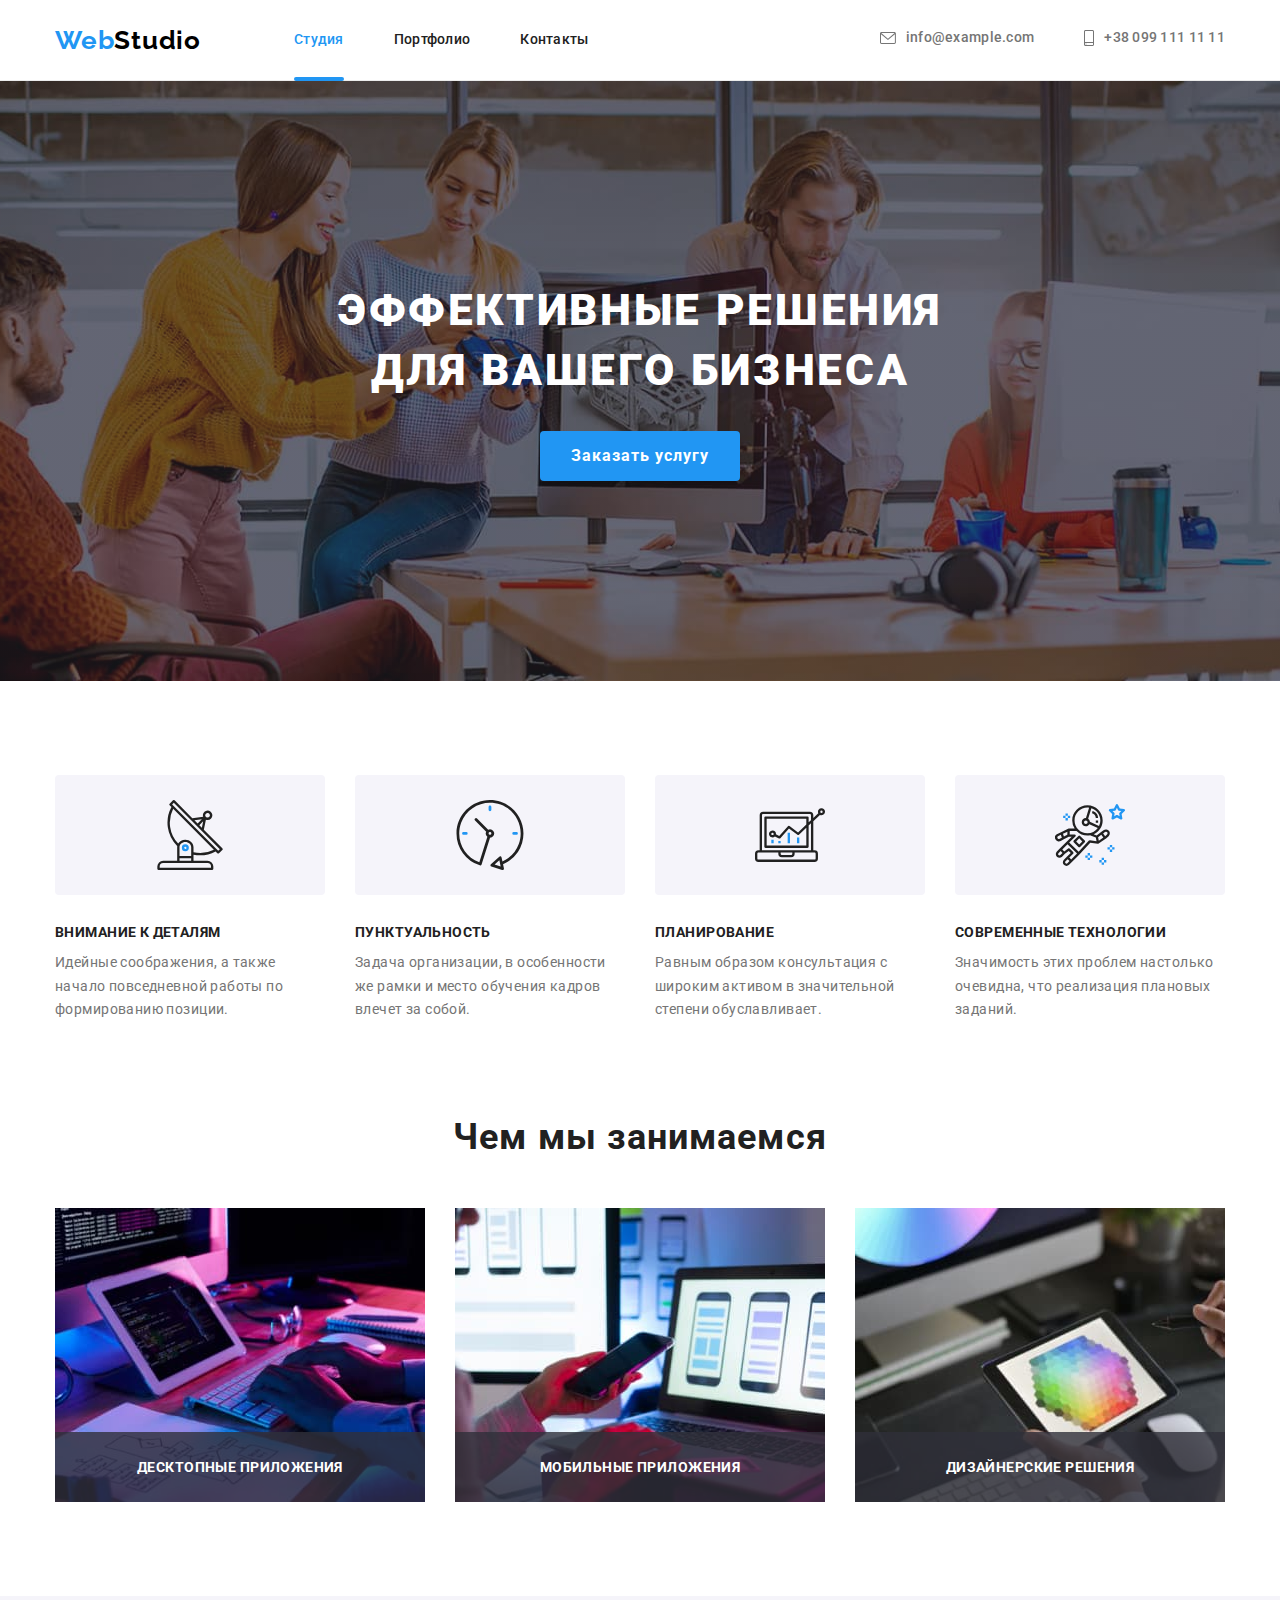
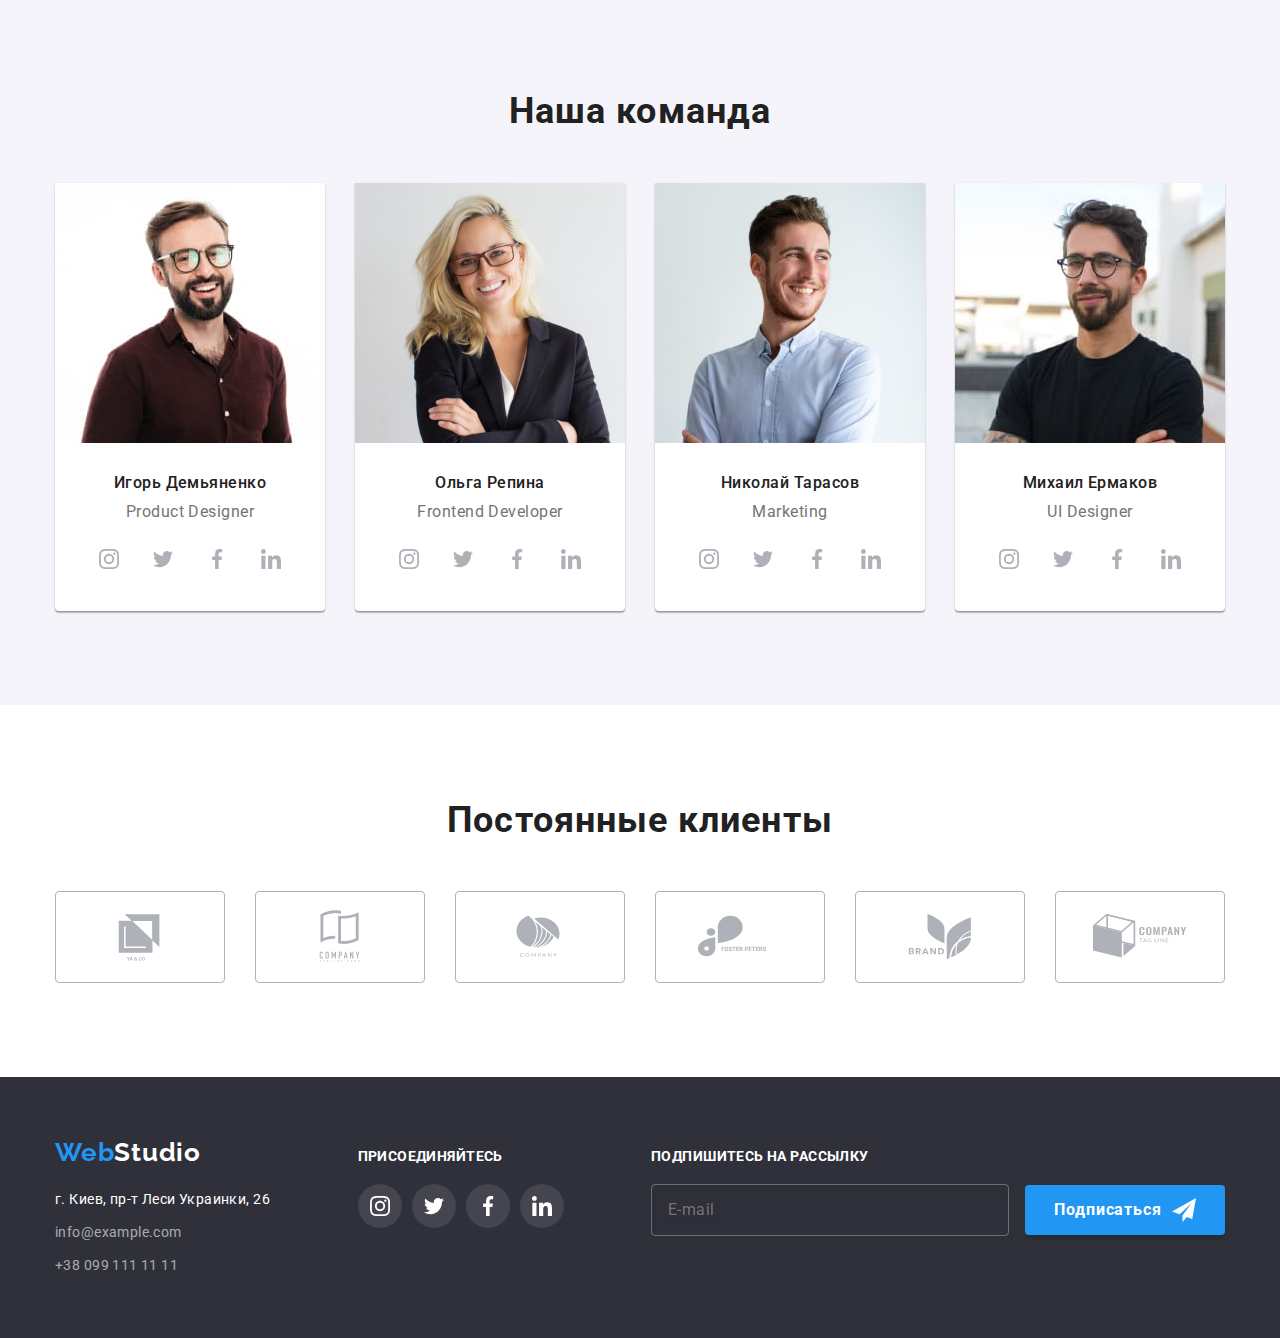
<file: index.html>
<!DOCTYPE html>
<html lang="ru">
  <head>
    <meta charset="UTF-8" />
    <meta http-equiv="X-UA-Compatible" content="IE=edge" />
    <meta name="viewport" content="width=device-width, initial-scale=1.0" />
    <title>Главная</title>
    <link rel="preconnect" href="https://fonts.googleapis.com" />
    <link rel="preconnect" href="https://fonts.gstatic.com" crossorigin />
    <link
      href="https://fonts.googleapis.com/css2?family=Raleway:wght@700&family=Roboto:wght@400;500;700;900&display=swap"
      rel="stylesheet"
    />
    <link
      rel="stylesheet"
      href="https://cdnjs.cloudflare.com/ajax/libs/modern-normalize/1.1.0/modern-normalize.min.css"
    />
    <link rel="stylesheet" href="./css/styles.css" />
  </head>
  <body>
    <header class="header">
      <div class="container">
        <a href="./index.html" target="_self" class="logo">
          Web<span class="logo-header">Studio</span>
        </a>

        <nav>
          <ul class="header-menu">
            <li class="item">
              <a href="./index.html" target="_self" class="menu-item menu-item-current">Студия</a>
            </li>
            <li class="item">
              <a href="./portfolio.html" target="_self" class="menu-item">Портфолио</a>
            </li>
            <li class="item"><a href="" class="menu-item">Контакты</a></li>
          </ul>
        </nav>

        <ul class="header-links">
          <li class="item">
            <a href="mailto:info@example.com" class="header-link">
              <svg class="email-icon">
                <use href="./images/icons.svg#envelope"></use>
              </svg>
              info@example.com
            </a>
          </li>
          <li class="item">
            <a href="tel:+380991111111" class="header-link">
              <svg class="tel-icon">
                <use href="./images/icons.svg#smartphone"></use>
              </svg>
              +38 099 111 11 11
            </a>
          </li>
        </ul>
      </div>
    </header>
    <main>
      <section class="hero">
        <div class="container">
          <h1 class="hero-section-title">Эффективные решения<br />для вашего бизнеса</h1>
          <button data-modal-open type="button" class="order-button button">Заказать услугу</button>
        </div>
      </section>

      <section class="section">
        <div class="container">
          <h2 class="section-title visually-hidden">Наши преимущества</h2>
          <ul class="feature list">
            <li class="item">
              <div class="feature-thumb">
                <svg class="feature-icon"><use href="./images/icons.svg#antena"></use></svg>
              </div>
              <h3 class="feature-title">Внимание к деталям</h3>
              <p class="feature-text">
                Идейные соображения, а также начало повседневной работы по формированию позиции.
              </p>
            </li>

            <li class="item">
              <div class="feature-thumb">
                <svg class="feature-icon"><use href="./images/icons.svg#clock"></use></svg>
              </div>
              <h3 class="feature-title">Пунктуальность</h3>
              <p class="feature-text">
                Задача организации, в особенности же рамки и место обучения кадров влечет за собой.
              </p>
            </li>
            <li class="item">
              <div class="feature-thumb">
                <svg class="feature-icon"><use href="./images/icons.svg#diagram"></use></svg>
              </div>
              <h3 class="feature-title">Планирование</h3>
              <p class="feature-text">
                Равным образом консультация с широким активом в значительной степени обуславливает.
              </p>
            </li>
            <li class="item">
              <div class="feature-thumb">
                <svg class="feature-icon"><use href="./images/icons.svg#astronaut"></use></svg>
              </div>
              <h3 class="feature-title">Современные технологии</h3>
              <p class="feature-text">
                Значимость этих проблем настолько очевидна, что реализация плановых заданий.
              </p>
            </li>
          </ul>
        </div>
      </section>

      <section class="activitys section">
        <div class="container">
          <h2 class="section-title">Чем мы занимаемся</h2>
          <ul class="activity list">
            <li class="item">
              <img src="./images/desktop.jpg" alt="Десктопные приложения" width="370" />
              <p class="activity-label">Десктопные приложения</p>
            </li>
            <li class="item">
              <img src="./images/mobile.jpg" alt="Мобильные приложения" width="370" />
              <p class="activity-label">Мобильные приложения</p>
            </li>
            <li class="item">
              <img src="./images/design.jpg" alt="Дизайнерские решения" width="370" />
              <p class="activity-label">Дизайнерские решения</p>
            </li>
          </ul>
        </div>
      </section>

      <section class="team section">
        <div class="container">
          <h2 class="section-title">Наша команда</h2>
          <ul class="team-members list">
            <li class="item">
              <img src="./images/idemianenko.jpg" alt="Игорь Демьяненко" width="270" />
              <div class="team-member">
                <h3 class="team-member-name">Игорь Демьяненко</h3>
                <p lang="en" class="team-member-position">Product Designer</p>
                <ul class="social-links-list">
                  <li class="item">
                    <a href="https://www.instagram.com" class="social-link">
                      <svg class="social-link-icon">
                        <use href="./images/icons.svg#instagram"></use>
                      </svg>
                    </a>
                  </li>
                  <li class="item">
                    <a href="https://twitter.com" class="social-link"
                      ><svg class="social-link-icon">
                        <use href="./images/icons.svg#twitter"></use>
                      </svg>
                    </a>
                  </li>
                  <li class="item">
                    <a href="https://www.facebook.com/" class="social-link"
                      ><svg class="social-link-icon">
                        <use href="./images/icons.svg#facebook"></use>
                      </svg>
                    </a>
                  </li>
                  <li class="item">
                    <a href="https://www.linkedin.com" class="social-link">
                      <svg class="social-link-icon">
                        <use href="./images/icons.svg#linkedin"></use>
                      </svg>
                    </a>
                  </li>
                </ul>
              </div>
            </li>
            <li class="item">
              <img src="./images/orepina.jpg" alt="Ольга Репина" width="270" />
              <div class="team-member">
                <h3 class="team-member-name">Ольга Репина</h3>
                <p lang="en" class="team-member-position">Frontend Developer</p>
                <ul class="social-links-list">
                  <li class="item">
                    <a href="https://www.instagram.com" class="social-link"
                      ><svg class="social-link-icon">
                        <use href="./images/icons.svg#instagram"></use>
                      </svg>
                    </a>
                  </li>
                  <li class="item">
                    <a href="https://twitter.com" class="social-link"
                      ><svg class="social-link-icon">
                        <use href="./images/icons.svg#twitter"></use>
                      </svg>
                    </a>
                  </li>
                  <li class="item">
                    <a href="https://www.facebook.com/" class="social-link"
                      ><svg class="social-link-icon">
                        <use href="./images/icons.svg#facebook"></use>
                      </svg>
                    </a>
                  </li>
                  <li class="item">
                    <a href="https://www.linkedin.com" class="social-link"
                      ><svg class="social-link-icon">
                        <use href="./images/icons.svg#linkedin"></use>
                      </svg>
                    </a>
                  </li>
                </ul>
              </div>
            </li>
            <li class="item">
              <img src="./images/mtarasov.jpg" alt="Николай Тарасов" width="270" />
              <div class="team-member">
                <h3 class="team-member-name">Николай Тарасов</h3>
                <p lang="en" class="team-member-position">Marketing</p>
                <ul class="social-links-list">
                  <li class="item">
                    <a href="https://www.instagram.com" class="social-link"
                      ><svg class="social-link-icon">
                        <use href="./images/icons.svg#instagram"></use>
                      </svg>
                    </a>
                  </li>
                  <li class="item">
                    <a href="https://twitter.com" class="social-link"
                      ><svg class="social-link-icon">
                        <use href="./images/icons.svg#twitter"></use>
                      </svg>
                    </a>
                  </li>
                  <li class="item">
                    <a href="https://www.facebook.com/" class="social-link"
                      ><svg class="social-link-icon">
                        <use href="./images/icons.svg#facebook"></use>
                      </svg>
                    </a>
                  </li>
                  <li class="item">
                    <a href="https://www.linkedin.com" class="social-link"
                      ><svg class="social-link-icon">
                        <use href="./images/icons.svg#linkedin"></use>
                      </svg>
                    </a>
                  </li>
                </ul>
              </div>
            </li>
            <li class="item">
              <img src="./images/myermakov.jpg" alt="Михаил Ермаков" width="270" />
              <div class="team-member">
                <h3 class="team-member-name">Михаил Ермаков</h3>
                <p lang="en" class="team-member-position">UI Designer</p>
                <ul class="social-links-list">
                  <li class="item">
                    <a href="https://www.instagram.com" class="social-link"
                      ><svg class="social-link-icon">
                        <use href="./images/icons.svg#instagram"></use>
                      </svg>
                    </a>
                  </li>
                  <li class="item">
                    <a href="https://twitter.com" class="social-link"
                      ><svg class="social-link-icon">
                        <use href="./images/icons.svg#twitter"></use>
                      </svg>
                    </a>
                  </li>
                  <li class="item">
                    <a href="https://www.facebook.com/" class="social-link"
                      ><svg class="social-link-icon">
                        <use href="./images/icons.svg#facebook"></use>
                      </svg>
                    </a>
                  </li>
                  <li class="item">
                    <a href="https://www.linkedin.com" class="social-link"
                      ><svg class="social-link-icon">
                        <use href="./images/icons.svg#linkedin"></use>
                      </svg>
                    </a>
                  </li>
                </ul>
              </div>
            </li>
          </ul>
        </div>
      </section>

      <section class="clients section">
        <div class="container">
          <h2 class="section-title">Постоянные клиенты</h2>
          <ul class="list">
            <li class="item">
              <a href="" class="client-link">
                <svg class="client-logo"><use href="./images/icons.svg#client-1"></use></svg>
              </a>
            </li>
            <li class="item">
              <a href="" class="client-link">
                <svg class="client-logo"><use href="./images/icons.svg#client-2"></use></svg>
              </a>
            </li>
            <li class="item">
              <a href="" class="client-link">
                <svg class="client-logo"><use href="./images/icons.svg#client-3"></use></svg>
              </a>
            </li>
            <li class="item">
              <a href="" class="client-link">
                <svg class="client-logo"><use href="./images/icons.svg#client-4"></use></svg>
              </a>
            </li>
            <li class="item">
              <a href="" class="client-link">
                <svg class="client-logo"><use href="./images/icons.svg#client-5"></use></svg>
              </a>
            </li>
            <li class="item">
              <a href="" class="client-link">
                <svg class="client-logo"><use href="./images/icons.svg#client-6"></use></svg>
              </a>
            </li>
          </ul>
        </div>
      </section>
    </main>
    <footer class="footer">
      <div class="container">
        <div class="contact-links">
          <a href="./index.html" target="_self" class="logo">
            Web<span class="logo-footer">Studio</span>
          </a>
          <address>
            <ul class="footer-links">
              <li class="item">
                <a
                  href="https://goo.gl/maps/YMUEQzxHdwpRwmDM9"
                  target="_blank"
                  class="footer-link post-address"
                  >г. Киев, пр-т Леси Украинки, 26
                </a>
              </li>
              <li class="item">
                <a href="mailto:info@example.com" class="footer-link">info@example.com</a>
              </li>
              <li class="item">
                <a href="tel:+380991111111" class="footer-link">+38 099 111 11 11</a>
              </li>
            </ul>
          </address>
        </div>
        <div class="social-links">
          <h3 class="connect">присоединяйтесь</h3>
          <ul class="social-links-list">
            <li class="item">
              <a href="https://www.instagram.com" class="social-link">
                <svg class="social-link-icon">
                  <use href="./images/icons.svg#instagram"></use>
                </svg>
              </a>
            </li>
            <li class="item">
              <a href="https://twitter.com" class="social-link">
                <svg class="social-link-icon">
                  <use href="./images/icons.svg#twitter"></use>
                </svg>
              </a>
            </li>
            <li class="item">
              <a href="https://www.facebook.com/" class="social-link">
                <svg class="social-link-icon">
                  <use href="./images/icons.svg#facebook"></use>
                </svg>
              </a>
            </li>
            <li class="item">
              <a href="https://www.linkedin.com" class="social-link">
                <svg class="social-link-icon">
                  <use href="./images/icons.svg#linkedin"></use>
                </svg>
              </a>
            </li>
          </ul>
        </div>
        <div class="subscribes">
          <h3 class="subscribe">Подпишитесь на рассылку</h3>
          <form class="subscribe-form">
            <input type="email" name="email" class="subscribe-email" placeholder="E-mail" />

            <button type="submit" class="button">
              Подписаться
              <svg class="send-icon"><use href="./images/icons.svg#send"></use></svg>
            </button>
          </form>
        </div>
      </div>
    </footer>

    <div class="backdrop is-hidden" data-modal>
      <div class="modal">
        <button data-modal-close type="button" class="close-button">
          <svg class="close-icon"><use href="./images/icons.svg#close"></use></svg>
        </button>
        <h2 class="modal-header">Оставьте свои данные, мы вам перезвоним</h2>
        <form class="order-form">
          <label class="form-field">
            <span class="field-label">Имя</span>
            <input type="text" class="field-input" name="name" />

            <svg class="field-icon"><use href="./images/icons.svg#person"></use></svg>
          </label>
          <label class="form-field">
            <span class="field-label">Телефон</span>
            <input type="tel" class="field-input" name="phone" />

            <svg class="field-icon"><use href="./images/icons.svg#phone"></use></svg>
          </label>
          <label class="form-field">
            <span class="field-label">Почта</span>
            <input type="email" class="field-input" name="email" />

            <svg class="field-icon"><use href="./images/icons.svg#email"></use></svg>
          </label>

          <label class="form-field">
            <span class="field-label">Комментарий</span>
            <textarea
              class="field-input comment"
              nam="comment"
              placeholder="Введите текст"
            ></textarea>
          </label>

          <label class="form-checkbox">
            <input
              type="checkbox"
              class="field-checkbox"
              value="true"
              name="confirm-accept-conditions"
            />
            <svg class="checkbox-icon">
              <use href="./images/icons.svg#checkbox"></use>
            </svg>
            <span class="accept-conditions">
              Соглашаюсь с рассылкой и принимаю <a href="" class="conditions">Условия договора</a>
            </span>
          </label>

          <button type="submit" class="button">Отправить</button>
        </form>
      </div>
    </div>

    <script src="./js/modal.js"></script>
  </body>
</html>
</file>
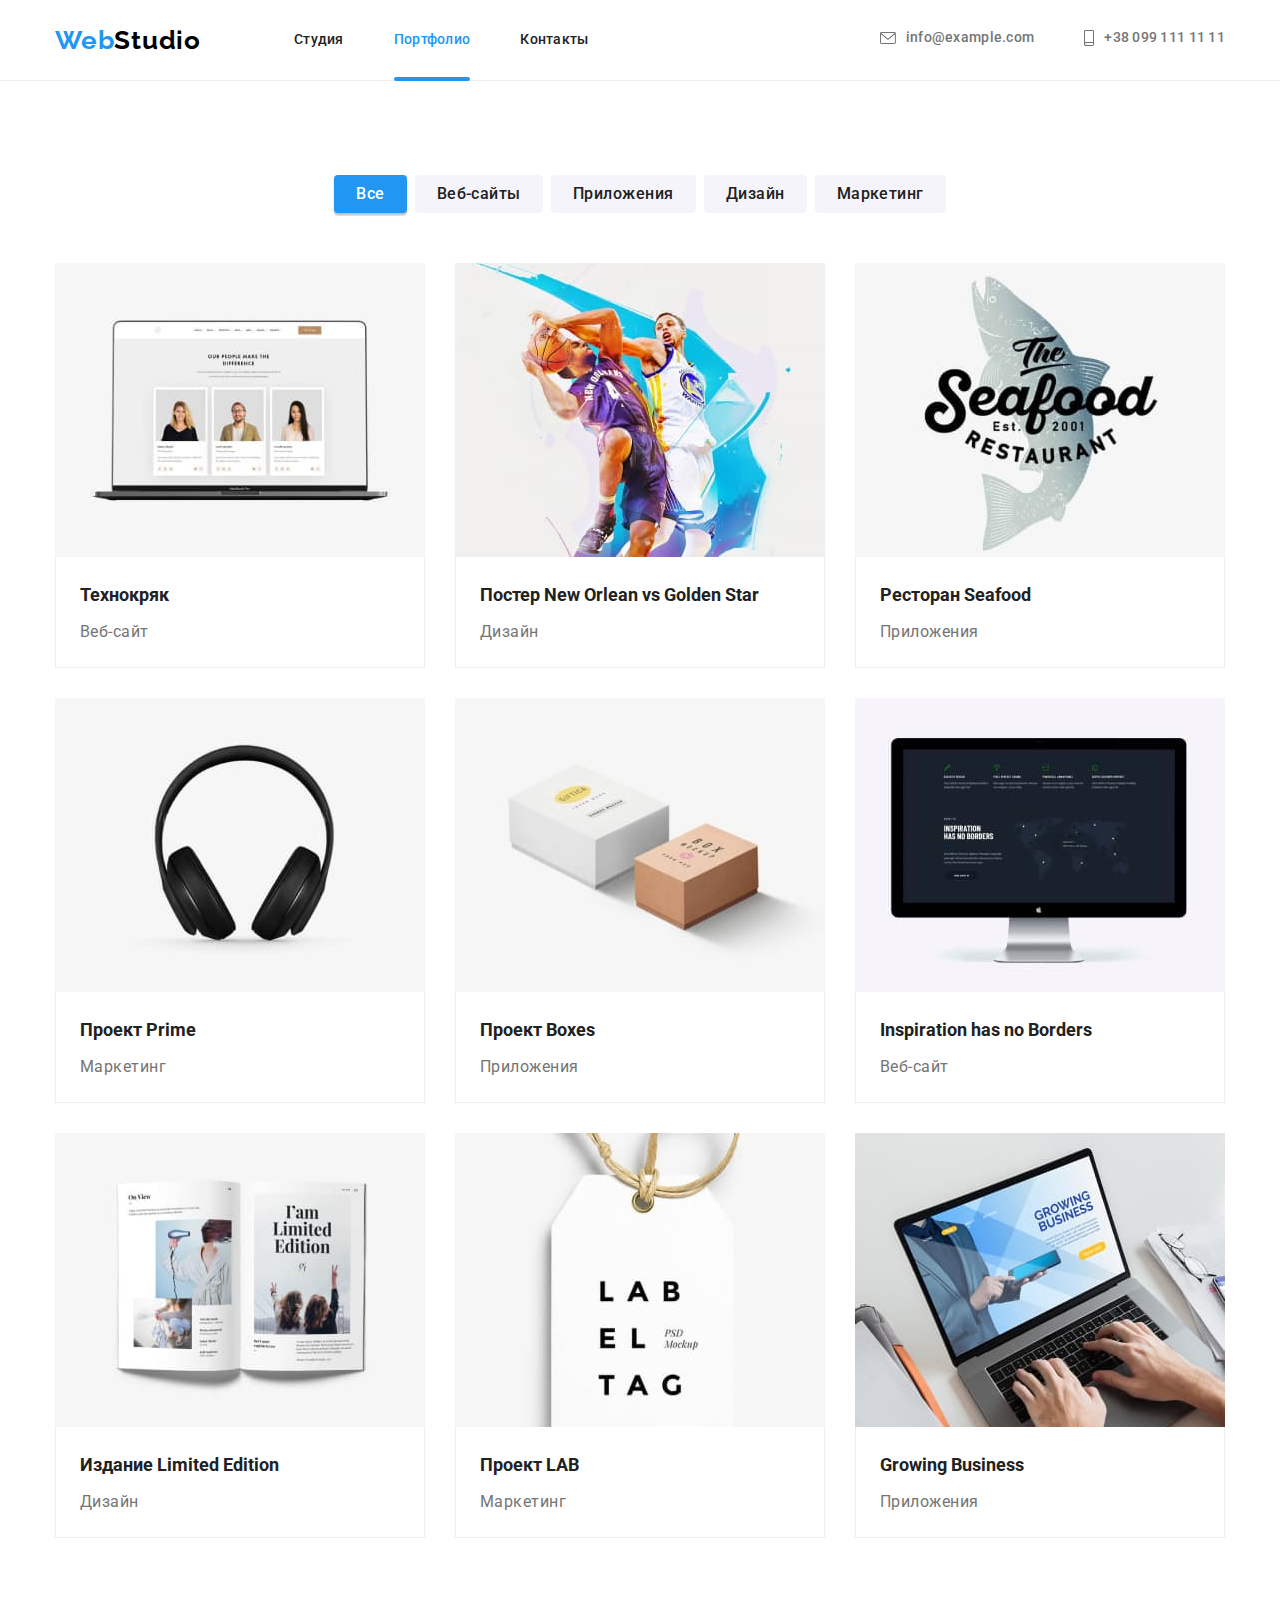
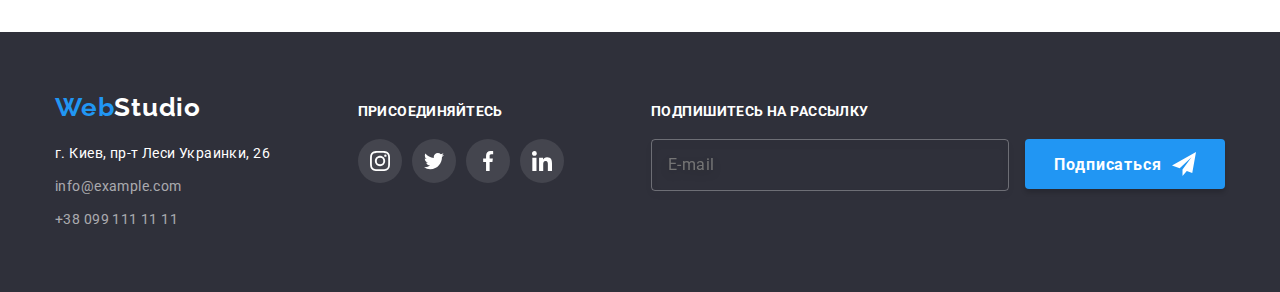
<file: portfolio.html>
<!DOCTYPE html>
<html lang="ru">
  <head>
    <meta charset="UTF-8" />
    <meta http-equiv="X-UA-Compatible" content="IE=edge" />
    <meta name="viewport" content="width=device-width, initial-scale=1.0" />
    <title>Портфолио</title>
    <link rel="preconnect" href="https://fonts.googleapis.com" />
    <link rel="preconnect" href="https://fonts.gstatic.com" crossorigin />
    <link
      href="https://fonts.googleapis.com/css2?family=Raleway:wght@700&family=Roboto:wght@400;500;700&display=swap"
      rel="stylesheet"
    />
    <link
      rel="stylesheet"
      href="https://cdnjs.cloudflare.com/ajax/libs/modern-normalize/1.1.0/modern-normalize.min.css"
    />
    <link rel="stylesheet" href="./css/styles.css" />
  </head>
  <body>
    <header class="header">
      <div class="container">
        <a href="./index.html" target="_self" class="logo">
          Web<span class="logo-header">Studio</span>
        </a>

        <nav>
          <ul class="header-menu">
            <li class="item">
              <a href="./index.html" target="_self" class="menu-item">Студия</a>
            </li>
            <li class="item">
              <a href="./portfolio.html" target="_self" class="menu-item menu-item-current">
                Портфолио
              </a>
            </li>
            <li class="item"><a href="" class="menu-item">Контакты</a></li>
          </ul>
        </nav>

        <ul class="header-links">
          <li class="item">
            <a href="mailto:info@example.com" class="header-link">
              <svg class="email-icon"><use href="./images/icons.svg#envelope"></use></svg>
              info@example.com
            </a>
          </li>
          <li class="item">
            <a href="tel:+380991111111" class="header-link">
              <svg class="tel-icon"><use href="./images/icons.svg#smartphone"></use></svg>
              +38 099 111 11 11
            </a>
          </li>
        </ul>
      </div>
    </header>
    <main>
      <section class="section">
        <div class="container">
          <h1 class="section-title visually-hidden">Наши проекты</h1>

          <ul class="projects-filter">
            <li class="item">
              <button type="button" class="button-filter button-filter-checked">Все</button>
            </li>
            <li class="item"><button type="button" class="button-filter">Веб-сайты</button></li>
            <li class="item"><button type="button" class="button-filter">Приложения</button></li>
            <li class="item"><button type="button" class="button-filter">Дизайн</button></li>
            <li class="item"><button type="button" class="button-filter">Маркетинг</button></li>
          </ul>

          <ul class="projects-list">
            <li class="item">
              <a href="" class="project-link"
                ><div class="project-thumb">
                  <img
                    src="./images/project-1.jpg"
                    alt="Веб-сайт: Технокряк"
                    width="370"
                    height="294"
                  />
                  <div class="project-overlay">
                    <p class="project-description">
                      Технокряк это современная площадка распространения коронавируса. Компании
                      используют эту платформу для цифрового шпионажа и атак на защищённые сервера
                      конкурентов.
                    </p>
                  </div>
                </div>

                <div class="project">
                  <h2 class="project-title">Технокряк</h2>
                  <p class="project-type">Веб-сайт</p>
                </div>
              </a>
            </li>
            <li class="item">
              <a href="" class="project-link"
                ><div class="project-thumb">
                  <img
                    src="./images/project-2.jpg"
                    alt="Дизайн: Постер New Orlean vs Golden Star"
                    width="370"
                    height="294"
                  />
                  <div class="project-overlay">
                    <p class="project-description">
                      Технокряк это современная площадка распространения коронавируса. Компании
                      используют эту платформу для цифрового шпионажа и атак на защищённые сервера
                      конкурентов.
                    </p>
                  </div>
                </div>
                <div class="project">
                  <h2 class="project-title">Постер New Orlean vs Golden Star</h2>
                  <p class="project-type">Дизайн</p>
                </div>
              </a>
            </li>
            <li class="item">
              <a href="" class="project-link"
                ><div class="project-thumb">
                  <img
                    src="./images/project-3.jpg"
                    alt="Приложения: Ресторан Seafood"
                    width="370"
                    height="294"
                  />
                  <div class="project-overlay">
                    <p class="project-description">
                      Технокряк это современная площадка распространения коронавируса. Компании
                      используют эту платформу для цифрового шпионажа и атак на защищённые сервера
                      конкурентов.
                    </p>
                  </div>
                </div>
                <div class="project">
                  <h2 class="project-title">Ресторан Seafood</h2>
                  <p class="project-type">Приложения</p>
                </div>
              </a>
            </li>
            <li class="item">
              <a href="" class="project-link"
                ><div class="project-thumb">
                  <img
                    src="./images/project-4.jpg"
                    alt="Маркетинг: Проект Prime"
                    width="370"
                    height="294"
                  />
                  <div class="project-overlay">
                    <p class="project-description">
                      Технокряк это современная площадка распространения коронавируса. Компании
                      используют эту платформу для цифрового шпионажа и атак на защищённые сервера
                      конкурентов.
                    </p>
                  </div>
                </div>
                <div class="project">
                  <h2 class="project-title">Проект Prime</h2>
                  <p class="project-type">Маркетинг</p>
                </div>
              </a>
            </li>
            <li class="item">
              <a href="" class="project-link"
                ><div class="project-thumb">
                  <img
                    src="./images/project-5.jpg"
                    alt="Приложения: Проект Boxes"
                    width="370"
                    height="294"
                  />
                  <div class="project-overlay">
                    <p class="project-description">
                      Технокряк это современная площадка распространения коронавируса. Компании
                      используют эту платформу для цифрового шпионажа и атак на защищённые сервера
                      конкурентов.
                    </p>
                  </div>
                </div>
                <div class="project">
                  <h2 class="project-title">Проект Boxes</h2>
                  <p class="project-type">Приложения</p>
                </div>
              </a>
            </li>
            <li class="item">
              <a href="" class="project-link"
                ><div class="project-thumb">
                  <img
                    src="./images/project-6.jpg"
                    alt="Веб-сайт: Inspiration has no Borders"
                    width="370"
                    height="294"
                  />
                  <div class="project-overlay">
                    <p class="project-description">
                      Технокряк это современная площадка распространения коронавируса. Компании
                      используют эту платформу для цифрового шпионажа и атак на защищённые сервера
                      конкурентов.
                    </p>
                  </div>
                </div>
                <div class="project">
                  <h2 class="project-title">Inspiration has no Borders</h2>
                  <p class="project-type">Веб-сайт</p>
                </div>
              </a>
            </li>
            <li class="item">
              <a href="" class="project-link"
                ><div class="project-thumb">
                  <img
                    src="./images/project-7.jpg"
                    alt="Дизайн: Издание Limited Edition"
                    width="370"
                    height="294"
                  />
                  <div class="project-overlay">
                    <p class="project-description">
                      Технокряк это современная площадка распространения коронавируса. Компании
                      используют эту платформу для цифрового шпионажа и атак на защищённые сервера
                      конкурентов.
                    </p>
                  </div>
                </div>
                <div class="project">
                  <h2 class="project-title">Издание Limited Edition</h2>
                  <p class="project-type">Дизайн</p>
                </div>
              </a>
            </li>
            <li class="item">
              <a href="" class="project-link"
                ><div class="project-thumb">
                  <img
                    src="./images/project-8.jpg"
                    alt="Маркетинг: Проект LAB"
                    width="370"
                    height="294"
                  />
                  <div class="project-overlay">
                    <p class="project-description">
                      Технокряк это современная площадка распространения коронавируса. Компании
                      используют эту платформу для цифрового шпионажа и атак на защищённые сервера
                      конкурентов.
                    </p>
                  </div>
                </div>
                <div class="project">
                  <h2 class="project-title">Проект LAB</h2>
                  <p class="project-type">Маркетинг</p>
                </div>
              </a>
            </li>
            <li class="item">
              <a href="" class="project-link">
                <div class="project-thumb">
                  <img
                    src="./images/project-9.jpg"
                    alt="Приложения: Growing Business"
                    width="370"
                    height="294"
                  />
                  <div class="project-overlay">
                    <p class="project-description">
                      Технокряк это современная площадка распространения коронавируса. Компании
                      используют эту платформу для цифрового шпионажа и атак на защищённые сервера
                      конкурентов.
                    </p>
                  </div>
                </div>
                <div class="project">
                  <h2 class="project-title">Growing Business</h2>
                  <p class="project-type">Приложения</p>
                </div>
              </a>
            </li>
          </ul>
        </div>
      </section>
    </main>
    <footer class="footer">
      <div class="container">
        <div class="contact-links">
          <a href="./index.html" target="_self" class="logo">
            Web<span class="logo-footer">Studio</span>
          </a>
          <address>
            <ul class="footer-links">
              <li class="item">
                <a
                  href="https://goo.gl/maps/YMUEQzxHdwpRwmDM9"
                  target="_blank"
                  class="footer-link post-address"
                  >г. Киев, пр-т Леси Украинки, 26
                </a>
              </li>
              <li class="item">
                <a href="mailto:info@example.com" class="footer-link">info@example.com</a>
              </li>
              <li class="item">
                <a href="tel:+380991111111" class="footer-link">+38 099 111 11 11</a>
              </li>
            </ul>
          </address>
        </div>
        <div class="social-links">
          <h3 class="connect">присоединяйтесь</h3>
          <ul class="social-links-list">
            <li class="item">
              <a href="https://www.instagram.com" class="social-link">
                <svg class="social-link-icon">
                  <use href="./images/icons.svg#instagram"></use>
                </svg>
              </a>
            </li>
            <li class="item">
              <a href="https://twitter.com" class="social-link">
                <svg class="social-link-icon">
                  <use href="./images/icons.svg#twitter"></use>
                </svg>
              </a>
            </li>
            <li class="item">
              <a href="https://www.facebook.com/" class="social-link">
                <svg class="social-link-icon">
                  <use href="./images/icons.svg#facebook"></use>
                </svg>
              </a>
            </li>
            <li class="item">
              <a href="https://www.linkedin.com" class="social-link">
                <svg class="social-link-icon">
                  <use href="./images/icons.svg#linkedin"></use>
                </svg>
              </a>
            </li>
          </ul>
        </div>
        <div class="subscribes">
          <h3 class="subscribe">Подпишитесь на рассылку</h3>
          <form class="subscribe-form">
            <input type="email" name="email" class="subscribe-email" placeholder="E-mail" />

            <button type="submit" class="button">
              Подписаться
              <svg class="send-icon"><use href="./images/icons.svg#send"></use></svg>
            </button>
          </form>
        </div>
      </div>
    </footer>
  </body>
</html>
</file>
<file: css/styles.css>
:root {
  --base-text-color: #757575;
  --title-color: #212121;
  --btnhover-text-color: #ffffff;
  --accent-color: #2196f3;
  --first-bgcolor: #ffffff;
  --second-bgcolor: #f5f4fa;
  --svg-base-color: #afb1b8;
  --list-space: 30px;
  --hover-efect: cubic-bezier(0.4, 0, 0.2, 1);
}

body {
  font-family: 'Roboto', sans-serif;
  background-color: var(--first-bgcolor);
  color: var(--base-text-color);
}

a {
  text-decoration: none;
}

h1,
h2,
h3,
p {
  margin: 0;
}

ul {
  list-style: none;
  margin: 0;
  padding: 0;
}

img {
  height: auto;
  display: block;
  max-width: 100%;
}

.container {
  width: 1200px;
  margin-left: auto;
  margin-right: auto;
  padding-left: 15px;
  padding-right: 15px;
}

/* ---------------- logo --------------- */
.logo {
  font-family: 'Raleway', sans-serif;
  font-weight: 700;
  font-size: 26px;
  line-height: 1.19;
  letter-spacing: 0.03em;
  color: var(--accent-color);
}

.logo-header {
  color: #000000;
}

.logo-footer {
  color: #ffffff;
}

/* --------------- socail links general style --------------- */

.social-links-list {
  display: flex;
  justify-content: center;
}

.social-links-list .item {
  display: flex;
  justify-content: center;
  align-items: center;
  width: 44px;
  height: 44px;
}

.social-links-list .item + .item {
  margin-left: 10px;
}

.social-link-icon {
  width: 20px;
  height: 20px;
  fill: currentColor;
}

.button {
  display: inline-flex;
  justify-content: center;
  align-items: center;
  align-self: center;

  padding-top: 10px;
  padding-bottom: 10px;
  width: 200px;
  height: 50px;

  font-family: inherit;
  font-weight: 700;
  font-size: 16px;
  line-height: 1.87;
  letter-spacing: 0.06em;

  color: var(--btnhover-text-color);
  background-color: var(--accent-color);

  border: none;
  box-shadow: 0px 4px 4px rgba(0, 0, 0, 0.15);
  border-radius: 4px;

  cursor: pointer;

  transition: background-color 250ms var(--hover-efect);
}

.button:hover,
.button:focus {
  background-color: #188ce8;
}
/* --------------- header --------------- */
.header {
  border-bottom: 1px solid #ececec;
}

.header .container {
  display: flex;
  flex-wrap: wrap;
  align-items: center;
}
.header nav {
  margin-left: 93px;
}

.header-menu {
  display: flex;
  flex-wrap: wrap;
}

.header-menu .item + .item {
  margin-left: 50px;
}

.header-links {
  display: flex;
  margin-left: auto;
}
.header-links .item + .item {
  margin-left: 50px;
}

.menu-item {
  position: relative;

  display: inline-block;
  padding-top: 32px;
  padding-bottom: 32px;

  font-weight: 500;
  font-size: 14px;
  line-height: 1.14;
  letter-spacing: 0.02em;
  color: var(--title-color);

  transition: color 250ms var(--hover-efect);
}

.menu-item:hover,
.menu-item:focus,
.menu-item-current {
  color: var(--accent-color);
}

.menu-item-current::after {
  position: absolute;
  bottom: -1px; /* to cover header border */
  left: 0;

  content: '';

  width: 100%;
  height: 4px;

  background-color: var(--accent-color);
  border-radius: 2px;
}

.header-link {
  display: inline-flex;
  align-items: center;
  font-weight: 500;
  font-size: 14px;
  line-height: 1.14;
  letter-spacing: 0.02em;
  color: var(--base-text-color);

  transition: color 250ms var(--hover-efect);
}

.header-link:hover,
.header-link:focus {
  color: var(--accent-color);
}

.tel-icon {
  margin-right: 10px;
  width: 10px;
  height: 16px;
  fill: currentColor;
}

.email-icon {
  margin-right: 10px;
  width: 16px;
  height: 12px;
  fill: currentColor;
}

/* --------------- footer --------------- */

.footer {
  padding-top: 60px;
  padding-bottom: 60px;
  background-color: #2f303a;
}
.footer .container {
  display: flex;
  align-items: baseline;
}

.footer .social-links {
  margin-left: auto;
}
.footer address {
  margin-top: 20px;
}

.footer-links {
  margin-left: auto;
  margin-right: auto;
}

.footer-links .item + .item {
  margin-top: 9px;
}

.footer-link {
  font-style: normal;
  font-size: 14px;
  line-height: 1.71;
  letter-spacing: 0.03em;
  color: rgba(255, 255, 255, 0.6);
}

.post-address {
  color: #ffffff;
}

.connect,
.subscribe {
  margin-bottom: 20px;

  font-weight: 700;
  font-size: 14px;
  line-height: 16px;
  letter-spacing: 0.03em;
  text-transform: uppercase;

  color: #ffffff;
}

.footer .social-link {
  display: flex;
  justify-content: center;
  align-items: center;

  width: 100%;
  height: 100%;
  color: #ffffff;
  background-color: rgba(255, 255, 255, 0.1);
  border-radius: 50%;

  transition: background-color 250ms var(--hover-efect);
}

.footer .social-link:hover,
.footer .social-link:focus {
  background-color: var(--accent-color);
}

.subscribes {
  margin-left: auto;
}

.subscribe-form {
  padding: 0;
  margin: 0;
}

.subscribe-email {
  margin-right: 12px;
  padding: 15px 16px;
  width: 358px;

  font-size: 16px;
  line-height: 1.25;
  letter-spacing: 0.03em;

  color: rgba(255, 255, 255, 0.6);

  background-color: transparent;
  border: 1px solid rgba(255, 255, 255, 0.3);
  filter: drop-shadow(0px 4px 4px rgba(0, 0, 0, 0.15));
  border-radius: 4px;
}

.send-icon {
  margin-left: 10px;
  width: 24px;
  height: 24px;
  fill: var(--btnhover-text-color);
}
/* ------------- sections styles -------------- */

.section {
  padding-top: 94px;
  padding-bottom: 94px;
}

/* --------------- hero section --------------- */
.hero {
  margin: 0 auto;
  padding-top: 200px;
  padding-bottom: 200px;
  background-color: #2f303a;
  background-image: linear-gradient(to right, rgba(47, 48, 58, 0.4), rgba(47, 48, 58, 0.4)),
    url('../images/bg.jpg');

  background-repeat: no-repeat;
  background-position: center;
  background-size: cover;
  max-width: 1600px;
}

.hero-section-title {
  font-weight: 900;
  font-size: 44px;
  line-height: 1.36;
  text-align: center;
  letter-spacing: 0.06em;
  text-transform: uppercase;
  color: #ffffff;
}

.order-button {
  display: flex;

  margin-top: 30px;
  margin-right: auto;
  margin-left: auto;
}

/* --------------- other sections --------------- */

.section-title {
  font-weight: 700;
  font-size: 36px;
  line-height: 1.17;
  text-align: center;
  letter-spacing: 0.03em;
  color: var(--title-color);

  margin-bottom: 50px;
}

.list {
  display: flex;
}

.list > .item + .item {
  margin-left: var(--list-space);
}
.feature .item {
  flex-basis: 270px;
}
.feature-thumb {
  display: flex;
  justify-content: center;
  align-items: center;
  height: 120px;

  background-color: var(--second-bgcolor);
  border-radius: 4px;
}

.feature-icon {
  width: 70px;
  height: 70px;
}
.feature-title {
  margin-top: 30px;

  font-weight: 700;
  font-size: 14px;
  line-height: 1.14;
  letter-spacing: 0.03em;
  text-transform: uppercase;
  color: var(--title-color);
}

.feature-text {
  margin-top: 10px;

  font-size: 14px;
  line-height: 1.71;
  letter-spacing: 0.03em;
  color: var(--base-text-color);
}

.activitys {
  padding-top: 0;
}

.activity .item {
  position: relative;
}

.activity-label {
  position: absolute;
  left: 0;
  bottom: 0;
  width: 100%;
  height: 70px;

  display: flex;
  justify-content: center;
  align-items: center;

  font-weight: 700;
  font-size: 14px;
  line-height: 1.14;
  letter-spacing: 0.03em;
  text-transform: uppercase;
  color: #ffffff;

  background-color: rgba(47, 48, 58, 0.8);
}

.team {
  background-color: var(--second-bgcolor);
}
.team-members > .item {
  box-shadow: 0px 1px 3px rgba(0, 0, 0, 0.12), 0px 1px 1px rgba(0, 0, 0, 0.14),
    0px 2px 1px rgba(0, 0, 0, 0.2);
  border-radius: 0px 0px 4px 4px;

  background-color: var(--first-bgcolor);
}

.team-member {
  padding-top: 30px;
  padding-bottom: 30px;
}

.team-member-name {
  font-weight: 500;
  font-size: 16px;
  line-height: 1.19;
  text-align: center;
  letter-spacing: 0.03em;
  color: var(--title-color);
}

.team-member-position {
  margin-top: 10px;

  font-size: 16px;
  line-height: 1.19;
  text-align: center;
  letter-spacing: 0.03em;
  color: var(--base-text-color);
}
.team-member .social-links-list {
  margin-top: 16px;
}

.team-member .social-link {
  display: flex;
  justify-content: center;
  align-items: center;

  width: 100%;
  height: 100%;
  color: var(--svg-base-color);

  background-color: transparent;
  border-radius: 50%;

  transition: color 250ms var(--hover-efect), background-color 250ms var(--hover-efect);
}
.team-member .social-link:hover,
.team-member .social-link:focus {
  color: #ffffff;
  background-color: var(--accent-color);
}

.clients {
  background-color: var(--first-bgcolor);
}

.clients .item {
  display: flex;
  justify-content: center;
  align-items: center;

  width: 170px;
  height: 92px;
}

.client-link {
  display: flex;
  justify-content: center;
  align-items: center;
  width: 100%;
  height: 100%;

  color: var(--svg-base-color);
  border: 1px solid var(--svg-base-color);
  border-radius: 4px;

  transition: color 250ms var(--hover-efect), border-color 250ms var(--hover-efect);
}

.client-link:hover,
.client-link:focus {
  color: var(--accent-color);
  border-color: var(--accent-color);
}

.client-logo {
  width: 106px;
  height: 60px;

  fill: currentColor;
}

/* --------------- Portfolio style ---------------- */

.projects-list {
  display: flex;
  flex-wrap: wrap;

  margin-top: calc(-1 * var(--list-space));
  margin-left: calc(-1 * var(--list-space));
}

.projects-list .item {
  flex-basis: calc(100% / 3 - var(--list-space));

  margin-top: var(--list-space);
  margin-left: var(--list-space);
}
.project-link {
  display: inline-block;

  transition: box-shadow 250ms var(--hover-efect);
}

.project {
  border: solid #eeeeee;
  border-width: 0 1px 1px 1px;
}

.project-link:hover,
.project-link:focus {
  box-shadow: 0px 1px 1px rgba(0, 0, 0, 0.12), 0px 4px 4px rgba(0, 0, 0, 0.06),
    1px 4px 6px rgba(0, 0, 0, 0.16);
}

.project-link:hover .project-overlay,
.project-link:focus .project-overlay {
  transform: translateY(0);
}

.project-thumb {
  position: relative;
  overflow: hidden;
}

.project-overlay {
  position: absolute;
  bottom: 0;
  left: 0;

  width: 100%;
  height: 100%;

  display: flex;
  justify-content: center;
  align-items: center;
  background-color: rgba(33, 150, 243, 0.9);

  transform: translateY(100%);
  transition: transform 250ms var(--hover-efect);
}

.project-description {
  width: 322px;

  font-size: 18px;
  line-height: 1.56;
  letter-spacing: 0.03em;

  color: #ffffff;
}

.project {
  padding: 20px 24px;
}

.project-title {
  font-weight: 700;
  font-size: 18px;
  line-height: 2;
  color: var(--title-color);
}

.project-type {
  margin-top: 4px;

  font-size: 16px;
  line-height: 1.87;
  letter-spacing: 0.03em;
  color: var(--base-text-color);
}

.projects-filter {
  display: flex;
  justify-content: center;
  margin-bottom: 50px;
}
.projects-filter .item + .item {
  margin-left: 8px;
}

.button-filter {
  padding: 6px 22px;

  font-family: inherit;
  font-weight: 500;
  font-size: 16px;
  line-height: 1.62;
  letter-spacing: 0.03em;
  color: var(--title-color);
  background-color: var(--second-bgcolor);

  border: none;
  border-radius: 4px;
  cursor: pointer;

  transition: color 250ms var(--hover-efect), background-color 250ms var(--hover-efect),
    box-shadow 250ms var(--hover-efect);
}

.button-filter:hover,
.button-filter:focus,
.button-filter-checked {
  color: var(--btnhover-text-color);
  background-color: var(--accent-color);
  box-shadow: 0px 3px 1px rgba(0, 0, 0, 0.1), 0px 1px 2px rgba(0, 0, 0, 0.08),
    0px 2px 2px rgba(0, 0, 0, 0.12);
}

/* -------------- hidden class ------------- */
.visually-hidden {
  position: absolute;
  white-space: nowrap;
  width: 1px;
  height: 1px;
  overflow: hidden;
  border: 0;
  padding: 0;
  clip: rect(0 0 0 0);
  clip-path: inset(50%);
  margin: -1px;
}

/* --------------- Modal vindow --------------- */

.backdrop {
  position: fixed;
  top: 0;
  left: 0;
  width: 100%;
  height: 100%;

  background-color: rgba(0, 0, 0, 0.2);
  transition: opacity 250ms var(--hover-efect);
}

.backdrop.is-hidden {
  opacity: 0;
  pointer-events: none;
}

.backdrop.is-hidden .modal {
  transform: translate(-50%, 100%) scale(0.5);
}

.modal {
  position: absolute;
  top: 50%;
  left: 50%;
  transform: translate(-50%, -50%) scale(1);

  padding: 40px;
  min-width: 528px;
  min-height: 581px;

  background-color: var(--first-bgcolor);
  box-shadow: 0px 1px 3px rgba(0, 0, 0, 0.12), 0px 1px 1px rgba(0, 0, 0, 0.14),
    0px 2px 1px rgba(0, 0, 0, 0.2);
  border-radius: 4px;

  transition: transform 250ms var(--hover-efect) 50ms;
}

.close-button {
  position: absolute;
  top: 8px;
  right: 8px;

  display: flex;
  justify-content: center;
  align-items: center;

  width: 30px;
  height: 30px;

  background-color: var(--first-bgcolor);
  border: 1px solid rgba(0, 0, 0, 0.1);
  border-radius: 50%;

  cursor: pointer;
}

.close-button:hover .close-icon,
.close-button:focus .close-icon {
  fill: var(--accent-color);
}

.close-icon {
  width: 18px;
  height: 18px;

  fill: #000000;

  transition: fill 250ms var(--hover-efect);
}

.modal-header {
  margin-bottom: 12px;

  font-weight: 700;
  font-size: 20px;
  line-height: 1.15;
  text-align: center;
  letter-spacing: 0.03em;

  color: var(--title-color);
}

.order-form {
  display: flex;
  flex-direction: column;
}
.form-field {
  position: relative;
}

.field-label {
  display: block;
  margin-bottom: 4px;
  font-size: 12px;
  line-height: 1.17;
  letter-spacing: 0.01em;

  color: var(--base-text-color);
}

.field-input {
  padding-left: 42px;
  width: 100%;
  height: 40px;

  border: 1px solid rgba(33, 33, 33, 0.2);
  box-sizing: border-box;
  border-radius: 4px;

  outline-color: rgba(33, 33, 33, 0.2);

  transition: outline-color 250ms var(--hover-efect);
}

.comment {
  display: block;
  padding: 12px 16px;

  height: 120px;
  font-size: 14px;
  line-height: 1.14;
  letter-spacing: 0.01em;

  resize: none;
}

.accept-conditions {
  margin-left: 8px;
  font-size: 14px;
  line-height: 1.71;
  letter-spacing: 0.03em;

  color: var(--base-text-color);
}

.conditions {
  text-decoration-line: underline;
  color: var(--accent-color);
}

.form-field + .form-field {
  margin-top: 10px;
}

.form-checkbox {
  display: flex;
  align-items: center;
  justify-content: center;
  margin-top: 20px;
  margin-bottom: 30px;
}

.form-field:focus-within .field-input {
  outline-color: var(--accent-color);
}

.form-field:focus-within .field-icon {
  fill: var(--accent-color);
}

.field-icon {
  position: absolute;
  /* top: 50%; */
  left: 12px;
  bottom: 11px;
  width: 18px;
  height: 18px;
  fill: var(--title-color);

  transition: fill 250ms var(--hover-efect);
}

.field-checkbox {
  appearance: none;
}

.field-checkbox:checked + .checkbox-icon {
  background-color: var(--accent-color);
  border: none;
}

.checkbox-icon {
  width: 15px;
  height: 15px;
  border: 2px solid var(--title-color);
  border-radius: 2px;
  background-color: var(--first-bgcolor);
}

.submit {
  align-self: center;
}
</file>
